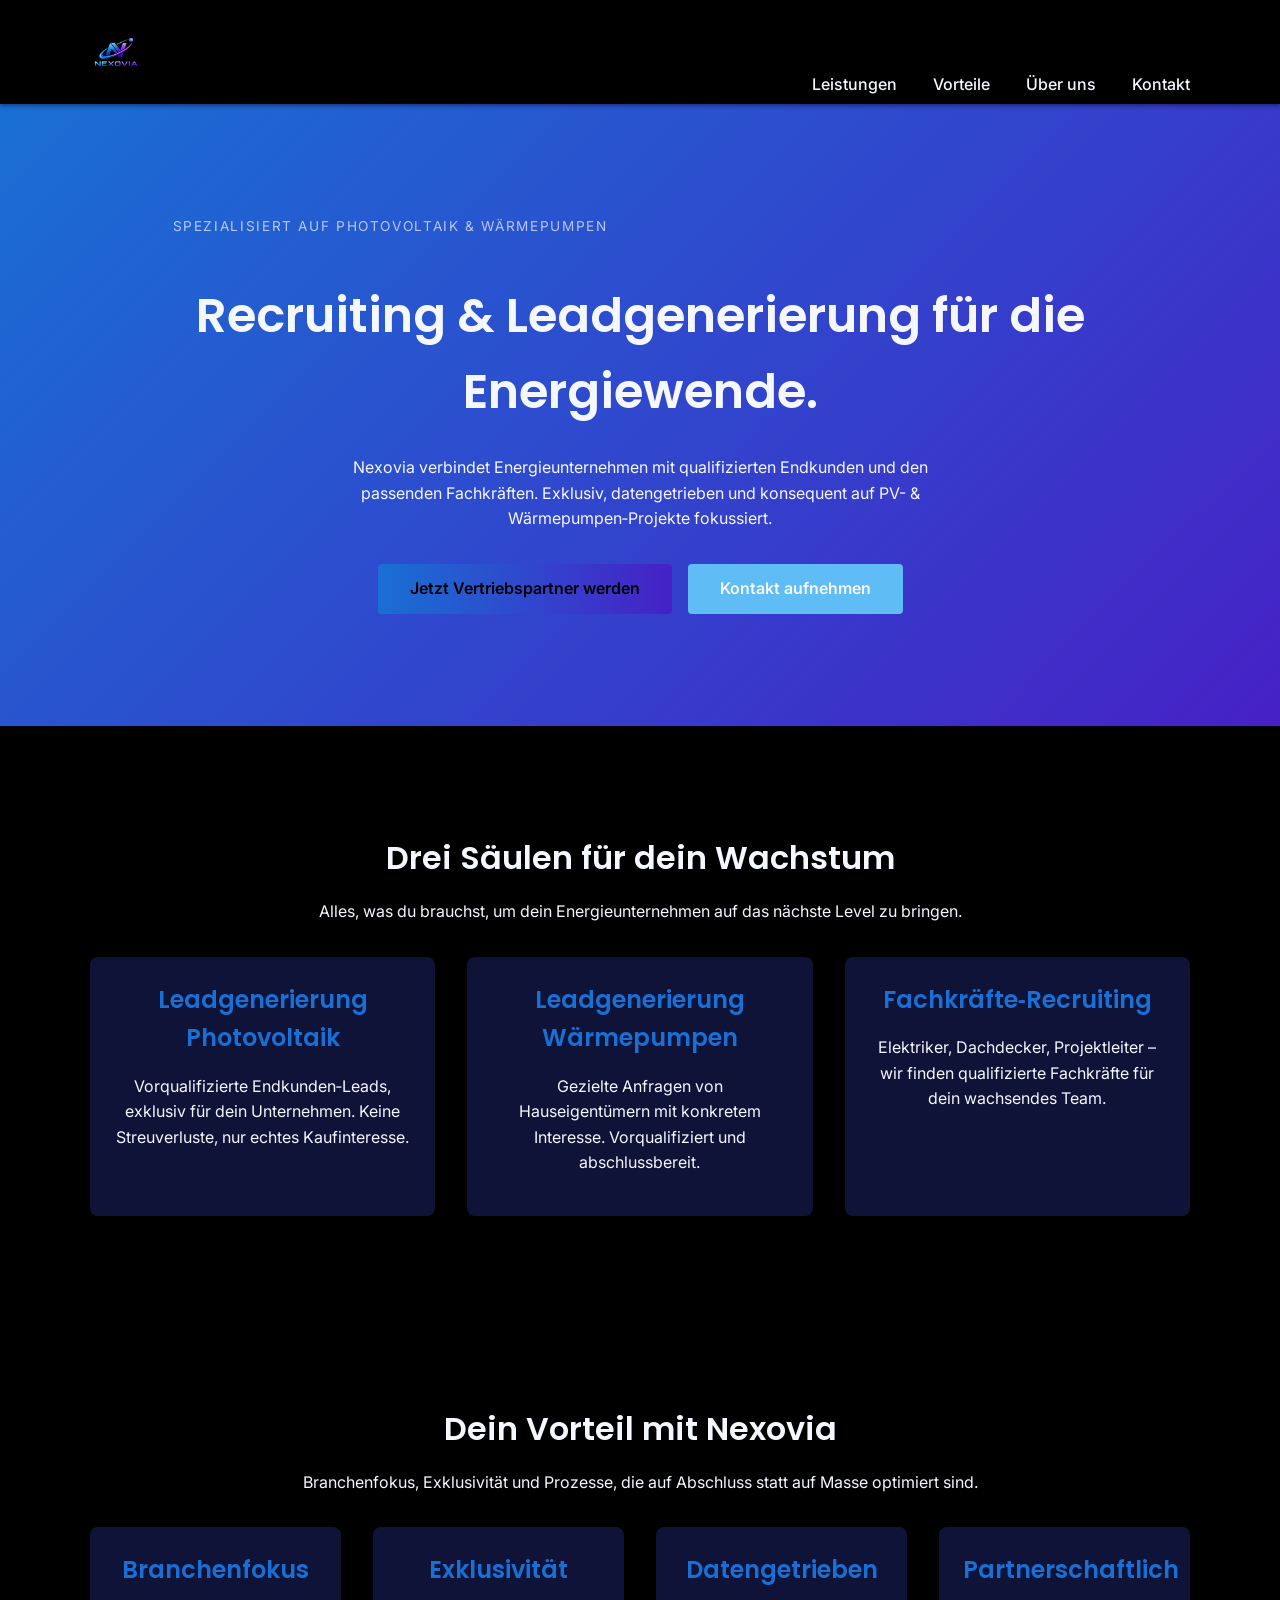
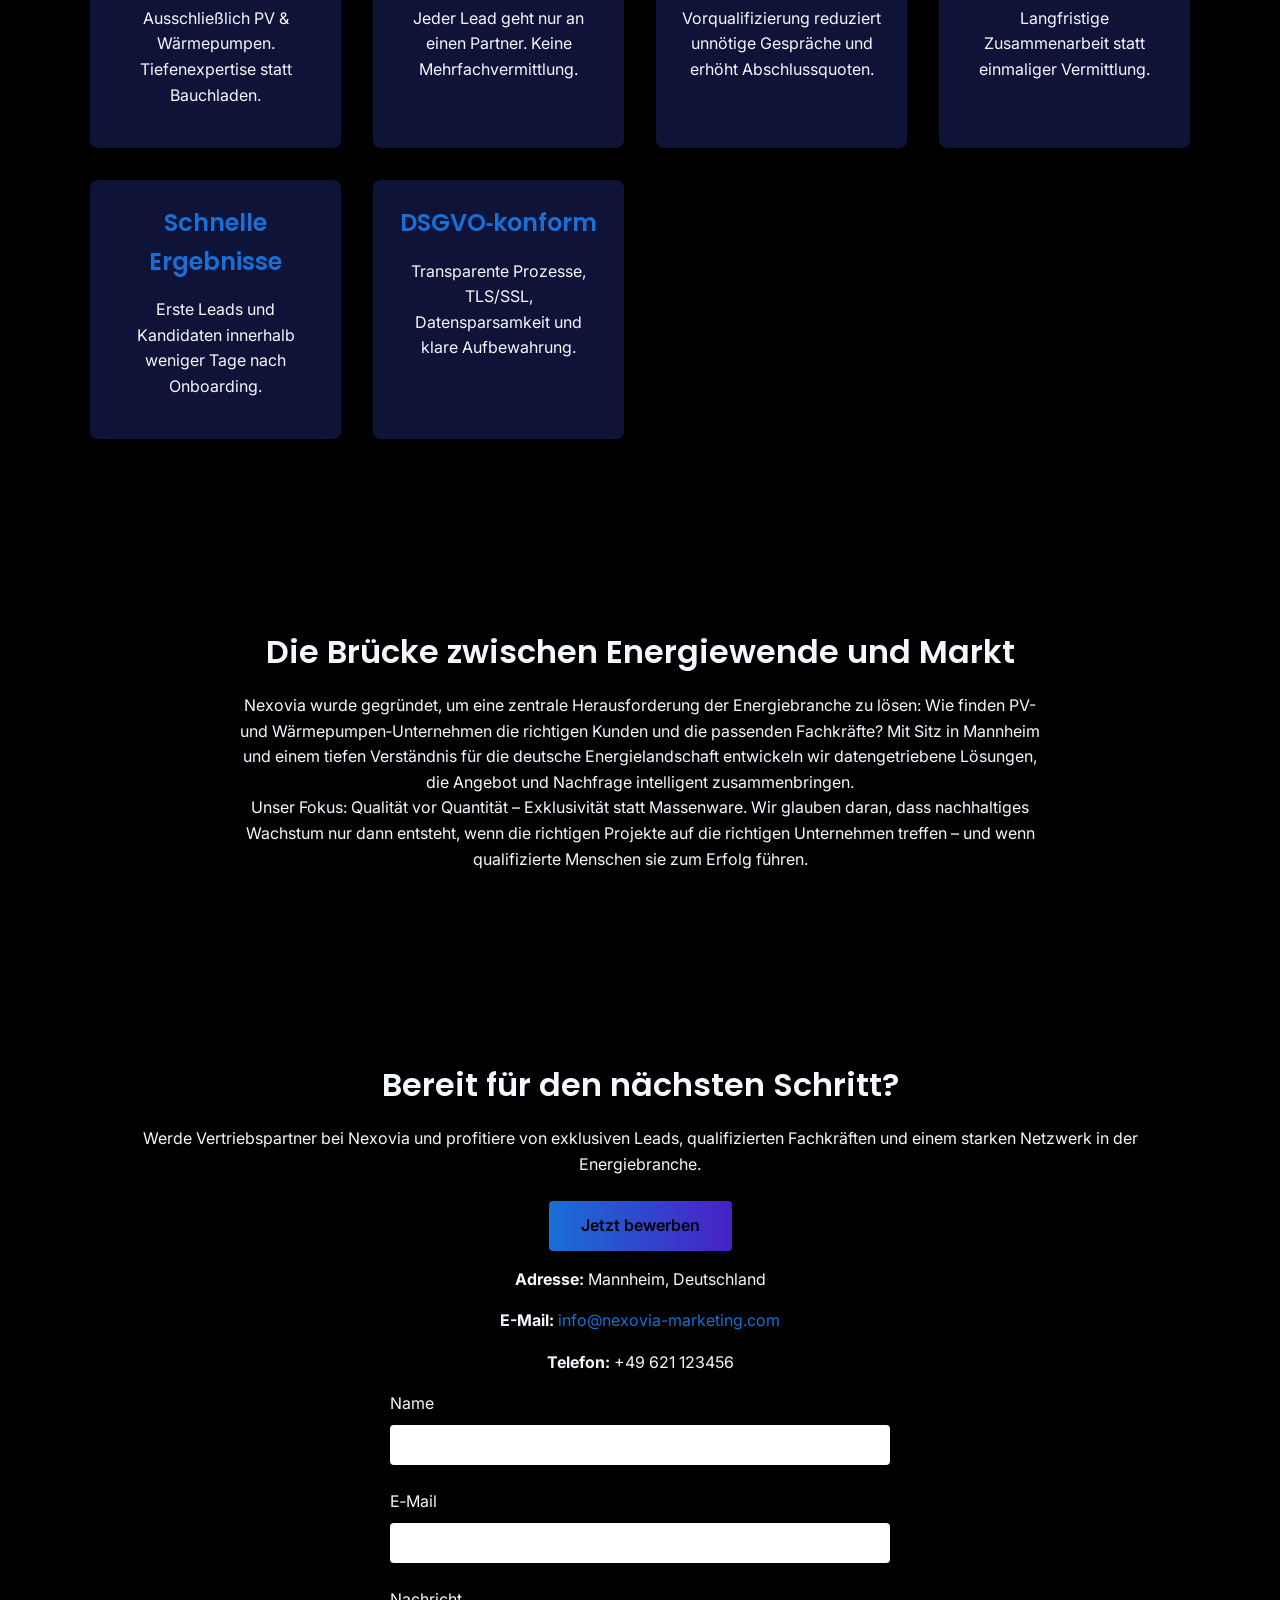
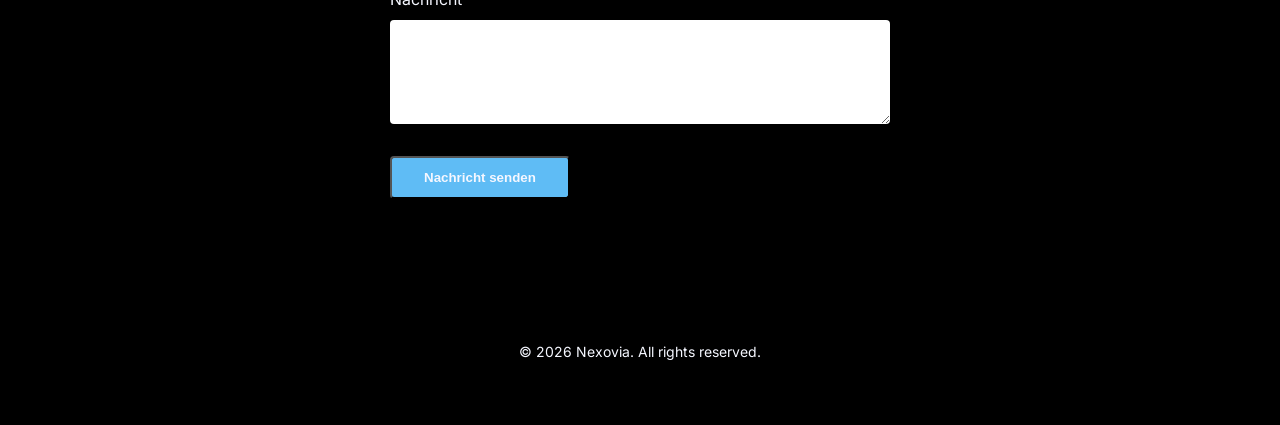
<file: index.html>
<!DOCTYPE html>
<html lang="de">
<head>
  <meta charset="UTF-8">
  <meta name="viewport" content="width=device-width, initial-scale=1.0">
  <title>Nexovia – Recruiting & Leadgenerierung für PV & Wärmepumpen</title>
  <link rel="stylesheet" href="styles.css">
  <!-- Load Poppins for headings and logo; Inter for body text -->
  <link href="https://fonts.googleapis.com/css2?family=Poppins:wght@400;500;600;700&family=Inter:wght@400;500&display=swap" rel="stylesheet">
</head>
<body>
  <header class="site-header">
    <div class="container">
      <a href="#" class="logo"><img src="nexovia-logo.jpg" alt="Nexovia Logo"></a>
      <nav class="site-nav">
        <a href="#leistungen">Leistungen</a>
        <a href="#vorteile">Vorteile</a>
        <a href="#ueber">Über&nbsp;uns</a>
        <a href="#kontakt">Kontakt</a>
      </nav>
    </div>
  </header>

  <section class="hero">
    <div class="container">
      <p class="eyebrow">Spezialisiert auf Photovoltaik &amp; Wärmepumpen</p>
      <h1>Recruiting &amp; Leadgenerierung für die Energiewende.</h1>
      <p>Nexovia verbindet Energieunternehmen mit qualifizierten Endkunden und den passenden Fachkräften. Exklusiv, datengetrieben und konsequent auf PV- &amp; Wärmepumpen‑Projekte fokussiert.</p>
      <div class="cta-buttons">
        <a href="#kontakt" class="btn btn-primary">Jetzt Vertriebspartner werden</a>
        <a href="#kontakt" class="btn btn-secondary">Kontakt&nbsp;aufnehmen</a>
      </div>
    </div>
  </section>

  <!-- Leistungen / Drei Säulen -->
  <section id="leistungen" class="features">
    <div class="container">
      <h2>Drei Säulen für dein Wachstum</h2>
      <p>Alles, was du brauchst, um dein Energieunternehmen auf das nächste Level zu bringen.</p>
      <div class="feature-grid">
        <!-- Leadgenerierung Photovoltaik -->
        <div class="feature-item">
          <h3>
            <span>Leadgenerierung</span>
            <span>Photovoltaik</span>
          </h3>
          <p>Vorqualifizierte Endkunden‑Leads, exklusiv für dein Unternehmen. Keine Streuverluste, nur echtes Kaufinteresse.</p>
        </div>
        <!-- Leadgenerierung Wärmepumpen -->
        <div class="feature-item">
          <h3>
            <span>Leadgenerierung</span>
            <span>Wärmepumpen</span>
          </h3>
          <p>Gezielte Anfragen von Hauseigentümern mit konkretem Interesse. Vorqualifiziert und abschlussbereit.</p>
        </div>
        <!-- Fachkräfte‑Recruiting -->
        <div class="feature-item">
          <h3>Fachkräfte‑Recruiting</h3>
          <p>Elektriker, Dachdecker, Projektleiter – wir finden qualifizierte Fachkräfte für dein wachsendes Team.</p>
        </div>
      </div>
    </div>
  </section>

  <!-- Vorteile / Warum Nexovia -->
  <section id="vorteile" class="features">
    <div class="container">
      <h2>Dein Vorteil mit Nexovia</h2>
      <p>Branchenfokus, Exklusivität und Prozesse, die auf Abschluss statt auf Masse optimiert sind.</p>
      <div class="feature-grid">
        <div class="feature-item">
          <h3>Branchenfokus</h3>
          <p>Ausschließlich PV &amp; Wärmepumpen. Tiefenexpertise statt Bauchladen.</p>
        </div>
        <div class="feature-item">
          <h3>Exklusivität</h3>
          <p>Jeder Lead geht nur an einen Partner. Keine Mehrfachvermittlung.</p>
        </div>
        <div class="feature-item">
          <h3>Datengetrieben</h3>
          <p>Vorqualifizierung reduziert unnötige Gespräche und erhöht Abschlussquoten.</p>
        </div>
        <div class="feature-item">
          <h3>Partnerschaftlich</h3>
          <p>Langfristige Zusammenarbeit statt einmaliger Vermittlung.</p>
        </div>
        <div class="feature-item">
          <h3>Schnelle Ergebnisse</h3>
          <p>Erste Leads und Kandidaten innerhalb weniger Tage nach Onboarding.</p>
        </div>
        <div class="feature-item">
          <h3>DSGVO‑konform</h3>
          <p>Transparente Prozesse, TLS/SSL, Datensparsamkeit und klare Aufbewahrung.</p>
        </div>
      </div>
    </div>
  </section>

  <section id="ueber" class="about">
    <div class="container">
      <h2>Die Brücke zwischen Energiewende und Markt</h2>
      <p>Nexovia wurde gegründet, um eine zentrale Herausforderung der Energiebranche zu lösen: Wie finden PV- und Wärmepumpen‑Unternehmen die richtigen Kunden und die passenden Fachkräfte? Mit Sitz in Mannheim und einem tiefen Verständnis für die deutsche Energielandschaft entwickeln wir datengetriebene Lösungen, die Angebot und Nachfrage intelligent zusammenbringen.</p>
      <p>Unser Fokus: Qualität vor Quantität – Exklusivität statt Massenware. Wir glauben daran, dass nachhaltiges Wachstum nur dann entsteht, wenn die richtigen Projekte auf die richtigen Unternehmen treffen – und wenn qualifizierte Menschen sie zum Erfolg führen.</p>
    </div>
  </section>

  <section id="kontakt" class="contact">
    <div class="container">
      <h2>Bereit für den nächsten Schritt?</h2>
      <p>Werde Vertriebspartner bei Nexovia und profitiere von exklusiven Leads, qualifizierten Fachkräften und einem starken Netzwerk in der Energiebranche.</p>
      <div class="cta-buttons">
        <a href="#" class="btn btn-primary">Jetzt bewerben</a>
      </div>
      <p><strong>Adresse:</strong> Mannheim, Deutschland</p>
      <p><strong>E-Mail:</strong> <a href="mailto:info@nexovia-marketing.com">info@nexovia-marketing.com</a></p>
      <p><strong>Telefon:</strong> +49&nbsp;621&nbsp;123456</p>
      <form action="#" method="post" class="contact-form">
        <div class="form-group">
          <label for="name">Name</label>
          <input type="text" id="name" name="name" required>
        </div>
        <div class="form-group">
          <label for="email">E‑Mail</label>
          <input type="email" id="email" name="email" required>
        </div>
        <div class="form-group">
          <label for="message">Nachricht</label>
          <textarea id="message" name="message" rows="5"></textarea>
        </div>
        <button type="submit" class="btn btn-secondary">Nachricht senden</button>
      </form>
    </div>
  </section>

  <footer class="site-footer">
    <div class="container">
      <p>&copy; 2026 Nexovia. All rights reserved.</p>
    </div>
  </footer>
</body>
</html>
</file>
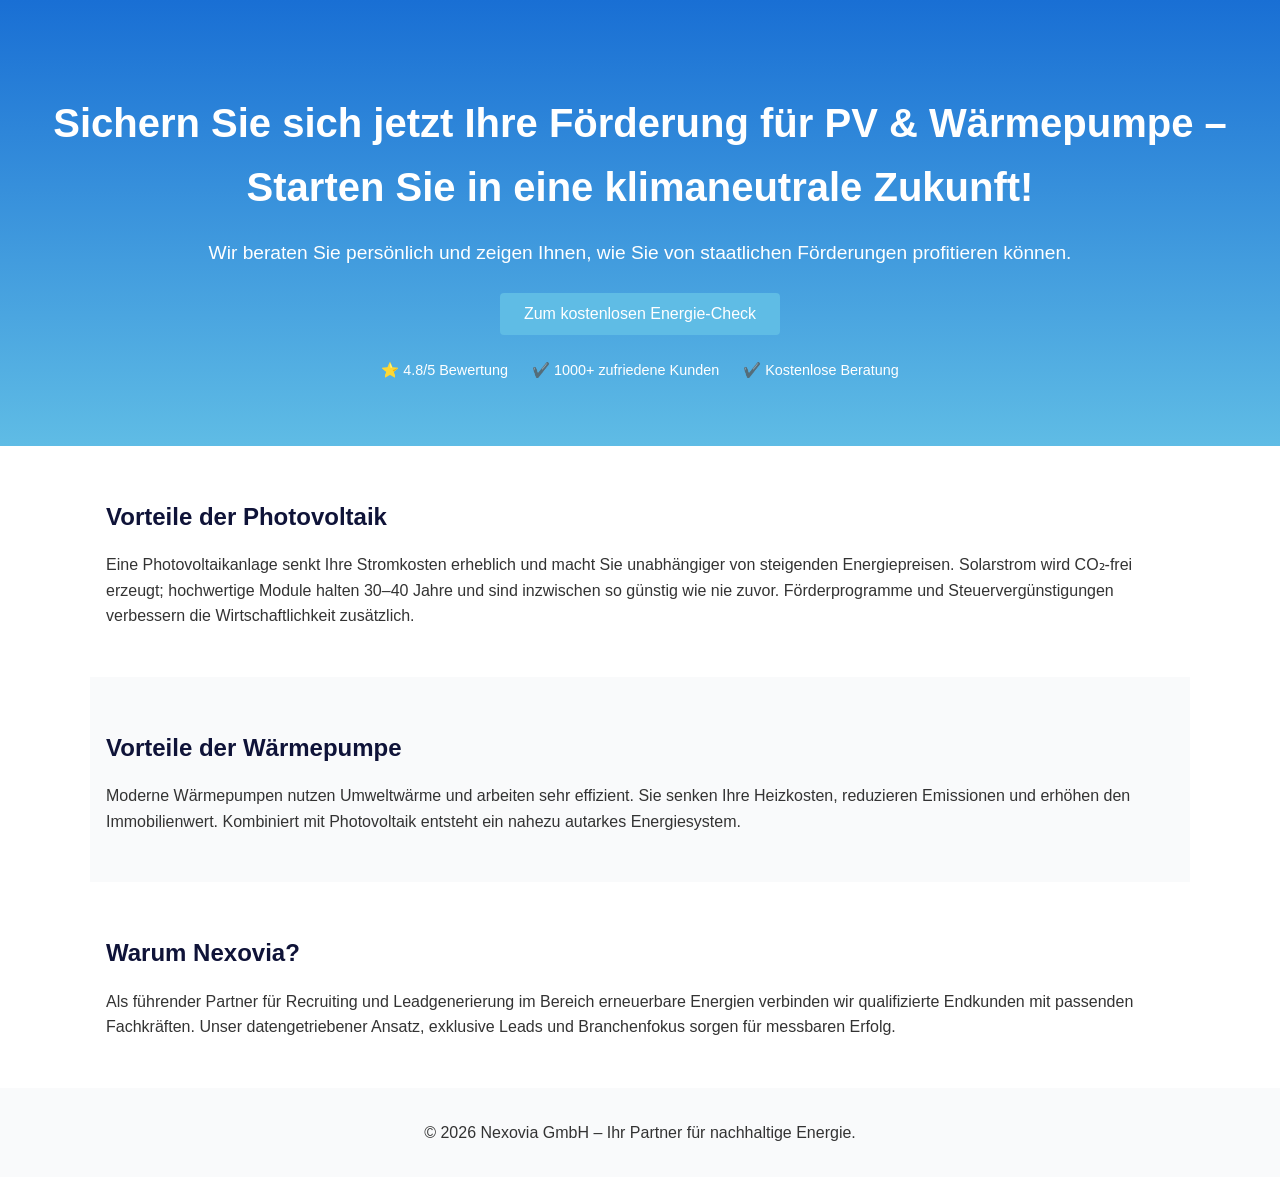
<file: landing_page.html>
<!DOCTYPE html>
<html lang="de">
<head>
  <meta charset="utf-8" />
  <meta name="viewport" content="width=device-width, initial-scale=1" />
  <title>Nexovia – Energiezukunft mit PV und Wärmepumpe</title>
  <!-- Google Analytics (GA4) -->
  <script async src="https://www.googletagmanager.com/gtag/js?id=G-2P76BF4SQW"></script>
  <script>
    window.dataLayer = window.dataLayer || [];
    function gtag(){dataLayer.push(arguments);} 
    gtag('js', new Date());
    gtag('config', 'G-2P76BF4SQW');
  </script>
  <!-- Meta Pixel Code -->
  <script>
    !function(f,b,e,v,n,t,s)
    {if(f.fbq)return;n=f.fbq=function(){n.callMethod?
    n.callMethod.apply(n,arguments):n.queue.push(arguments)};
    if(!f._fbq)f._fbq=n;n.push=n;n.loaded=!0;n.version='2.0';
    n.queue=[];t=b.createElement(e);t.async=!0;
    t.src=v;s=b.getElementsByTagName(e)[0];
    s.parentNode.insertBefore(t,s)}(window, document,'script',
    'https://connect.facebook.net/en_US/fbevents.js');
    fbq('init', '1670691687685255');
    fbq('track', 'PageView');
  </script>
  <noscript><img height="1" width="1" style="display:none"
  src="https://www.facebook.com/tr?id=1670691687685255&ev=PageView&noscript=1"
  /></noscript>
  <!-- End Meta Pixel Code -->
  <!-- reCAPTCHA v2 -->
  <script src="https://www.google.com/recaptcha/api.js" async defer></script>
  <style>
    /* Basisfarben aus den Nexovia Brand Guidelines */
    :root {
      --color-primary: #0f1338; /* dunkelblau für Hintergründe */
      --color-secondary: #196FD4; /* primäres Blau für Highlights */
      --color-accent: #462C16; /* Sekundäres Purpur für Cards */
      --color-cyan: #5FBCE5; /* Accent Cyan für CTA */
      --color-lavender: #AFA7F2; /* Accent Lavendel für subtile Highlights */
      --color-light: #F5F7FF; /* Sehr helles Neutral für Panels */
    }
    * { box-sizing: border-box; }
    body {
      margin: 0;
      font-family: Arial, Helvetica, sans-serif;
      line-height: 1.6;
      color: #333;
      background-color: #fff;
    }
    header {
      padding: 4rem 1rem;
      text-align: center;
      background: linear-gradient(180deg, var(--color-secondary) 0%, var(--color-cyan) 100%);
      color: #fff;
      position: relative;
    }
    header h1 { font-size: 2.5rem; margin-bottom: 1rem; }
    header p { font-size: 1.2rem; margin-bottom: 1.5rem; }
    .btn {
      background-color: var(--color-cyan);
      color: #fff;
      border: none;
      padding: 0.75rem 1.5rem;
      font-size: 1rem;
      border-radius: 4px;
      cursor: pointer;
    }
    .trust-section {
      display: flex;
      justify-content: center;
      gap: 1.5rem;
      margin-top: 1.5rem;
      flex-wrap: wrap;
    }
    .trust-item {
      display: flex;
      align-items: center;
      gap: 0.5rem;
      font-size: 0.9rem;
    }
    .container { max-width: 1100px; margin: 0 auto; padding: 2rem 1rem; }
    section { padding: 2rem 0; }
    h2 { color: var(--color-primary); margin-bottom: 1rem; }
    /* Funnel styles */
    #funnel {
      position: fixed;
      top: 0;
      left: 0;
      width: 100%;
      height: 100%;
      background: rgba(0,0,0,0.6);
      display: none;
      align-items: center;
      justify-content: center;
      z-index: 1000;
    }
    #funnel .panel {
      background: #fff;
      padding: 2rem;
      border-radius: 8px;
      max-width: 500px;
      width: 90%;
      position: relative;
    }
    #funnel .close {
      position: absolute;
      top: 0.5rem;
      right: 0.5rem;
      background: none;
      border: none;
      font-size: 1.2rem;
      cursor: pointer;
    }
    .form-step {
      display: none;
    }
    .form-step.active {
      display: block;
    }
    .progress-indicator {
      margin-bottom: 1rem;
      font-size: 0.9rem;
      color: var(--color-secondary);
    }

    /* Fortschrittsleiste für den Funnel */
    .progress-bar {
      width: 100%;
      background: #eee;
      height: 4px;
      border-radius: 2px;
      margin-bottom: 0.5rem;
    }
    .progress-bar-inner {
      height: 100%;
      background: var(--color-secondary);
      width: 0%;
      border-radius: 2px;
    }
    label { display: block; margin-bottom: 1rem; }
    input, select {
      width: 100%;
      padding: 0.5rem;
      margin-top: 0.3rem;
    }
    .step-buttons {
      display: flex;
      justify-content: space-between;
      margin-top: 1rem;
    }
  </style>
  <script>
    let currentStep = 0;
    function startFunnel() {
      document.getElementById('funnel').style.display = 'flex';
      showStep(0);
    }
    function showStep(i) {
      const steps = document.querySelectorAll('.form-step');
      steps.forEach((step, idx) => {
        step.classList.toggle('active', idx === i);
      });
      currentStep = i;
      // update progress indicator
      document.getElementById('progress').textContent = `Schritt ${i+1} von 4`;

      // Update progress bar width
      const progressBar = document.getElementById('progressBar');
      if (progressBar) {
        const totalSteps = 4;
        progressBar.style.width = ((i + 1) / totalSteps * 100) + '%';
      }
    }
    function nextStep() {
      if (currentStep === 0) {
        updatePropertyFields();
      }
      showStep(currentStep + 1);
    }
    function prevStep() {
      showStep(currentStep - 1);
    }
    function closeFunnel() {
      document.getElementById('funnel').style.display = 'none';
    }
    // Show/hide fields based on solution selection
    function updatePropertyFields() {
      const solution = document.querySelector('input[name="solution"]:checked')?.value;
      const roofField = document.getElementById('roofField');
      const buildingYearField = document.getElementById('buildingYearField');
      const heatingSystemField = document.getElementById('heatingSystemField');
      if (solution === 'pv') {
        roofField.style.display = '';
        buildingYearField.style.display = 'none';
        heatingSystemField.style.display = 'none';
      } else if (solution === 'heatpump') {
        roofField.style.display = 'none';
        buildingYearField.style.display = '';
        heatingSystemField.style.display = '';
      } else {
        roofField.style.display = '';
        buildingYearField.style.display = '';
        heatingSystemField.style.display = '';
      }
    }
    function submitLeadAndClose() {
      // Referenz auf Fehlermeldungs-Element und leeren Inhalt setzen
      const errorEl = document.getElementById('errorMessage');
      if (errorEl) {
        errorEl.textContent = '';
      }
      const lead = {
        solution: document.querySelector('input[name="solution"]:checked')?.value,
        propertyType: document.querySelector('select[name="propertyType"]').value,
        roofArea: document.querySelector('input[name="roofArea"]').value,
        buildingYear: document.querySelector('input[name="buildingYear"]').value,
        heatingSystem: document.querySelector('select[name="heatingSystem"]').value,
        name: document.querySelector('input[name="customerName"]').value,
        email: document.querySelector('input[name="customerEmail"]').value,
        phone: document.querySelector('input[name="customerPhone"]').value
      };
      // reCAPTCHA-Token abrufen
      let recaptchaToken = '';
      if (typeof grecaptcha !== 'undefined') {
        recaptchaToken = grecaptcha.getResponse();
      }
      if (!recaptchaToken) {
        if (errorEl) {
          errorEl.textContent = 'Bitte bestätigen Sie, dass Sie kein Roboter sind.';
        }
        return;
      }
      // Token dem Lead hinzufügen
      lead.recaptchaToken = recaptchaToken;
      // Validierung: Name und E-Mail dürfen nicht leer sein
      if (!lead.name || !lead.email) {
        if (errorEl) {
          errorEl.textContent = 'Bitte geben Sie Ihren Namen und Ihre E-Mail-Adresse an.';
        }
        return;
      }
      // E-Mail-Format prüfen
      const emailPattern = /^[^\s@]+@[^\s@]+\.[^\s@]+$/;
      if (!emailPattern.test(lead.email)) {
        if (errorEl) {
          errorEl.textContent = 'Bitte geben Sie eine gültige E-Mail-Adresse ein.';
        }
        return;
      }
      // Variant information hinzufügen
      lead.variant = typeof variant !== 'undefined' ? variant : 'A';

      // Lead an Backend senden
      fetch('/api/leads', {
        method: 'POST',
        headers: { 'Content-Type': 'application/json' },
        body: JSON.stringify(lead)
      }).catch(err => console.error(err));
      // Tracking-Events auslösen
      if (typeof gtag !== 'undefined') {
        gtag('event', 'lead_submitted', {
          event_category: 'conversion',
          event_label: 'funnel'
        });
      }
      if (typeof fbq !== 'undefined') {
        fbq('track', 'Lead');
      }
      // Funnel schließen
      closeFunnel();
    }
  </script>
</head>
<body>
  <header>
    <h1>Bis zu 60% Energiekosten sparen – mit Photovoltaik &amp; Wärmepumpe vom Experten</h1>
    <p>Profitieren Sie von exklusiven Leads und datengestützten Prozessen. Unser Rundum‑Service bringt Sie auf Erfolgskurs.</p>
    <button class="btn" onclick="startFunnel()">Jetzt unverbindlich beraten lassen</button>
    <div class="trust-section">
      <div class="trust-item">⭐ 4.8/5 Bewertung</div>
      <div class="trust-item">✔️ 1000+ zufriedene Kunden</div>
      <div class="trust-item">✔️ Kostenlose Beratung</div>
    </div>
  </header>

  <!-- A/B Testing Script -->
  <script>
    // Variant determination using URL parameter, localStorage or random assignment
    let variant = (function() {
      const params = new URLSearchParams(window.location.search);
      let v = params.get('variant');
      const saved = localStorage.getItem('variant');
      if (!v) v = saved || (Math.random() < 0.5 ? 'A' : 'B');
      // Persist variant for subsequent visits
      localStorage.setItem('variant', v);
      return v;
    })();
    // Apply variant-specific content once DOM is ready
    document.addEventListener('DOMContentLoaded', function() {
      const headerEl = document.querySelector('header');
      if (!headerEl) return;
      const titleEl = headerEl.querySelector('h1');
      const descEl = headerEl.querySelector('p');
      const btnEl = headerEl.querySelector('button');
      if (variant === 'B') {
        if (titleEl) titleEl.textContent = 'Sichern Sie sich jetzt Ihre Förderung für PV & Wärmepumpe – Starten Sie in eine klimaneutrale Zukunft!';
        if (descEl) descEl.textContent = 'Wir beraten Sie persönlich und zeigen Ihnen, wie Sie von staatlichen Förderungen profitieren können.';
        if (btnEl) btnEl.textContent = 'Zum kostenlosen Energie‑Check';
      }
    });
  </script>

  <section id="pv-benefits" class="container">
    <h2>Vorteile der Photovoltaik</h2>
    <p>Eine Photovoltaikanlage senkt Ihre Stromkosten erheblich und macht Sie unabhängiger von steigenden Energiepreisen. Solarstrom wird CO₂‑frei erzeugt; hochwertige Module halten 30–40 Jahre und sind inzwischen so günstig wie nie zuvor. Förderprogramme und Steuervergünstigungen verbessern die Wirtschaftlichkeit zusätzlich.</p>
  </section>
  <section id="heatpump-benefits" class="container" style="background:#f9fafb;">
    <h2>Vorteile der Wärmepumpe</h2>
    <p>Moderne Wärmepumpen nutzen Umweltwärme und arbeiten sehr effizient. Sie senken Ihre Heizkosten, reduzieren Emissionen und erhöhen den Immobilienwert. Kombiniert mit Photovoltaik entsteht ein nahezu autarkes Energiesystem.</p>
  </section>
  <section id="why-nexovia" class="container">
    <h2>Warum Nexovia?</h2>
    <p>Als führender Partner für Recruiting und Leadgenerierung im Bereich erneuerbare Energien verbinden wir qualifizierte Endkunden mit passenden Fachkräften. Unser datengetriebener Ansatz, exklusive Leads und Branchenfokus sorgen für messbaren Erfolg.</p>
  </section>
  <!-- Funnel Overlay -->
  <div id="funnel">
    <div class="panel">
      <button class="close" onclick="closeFunnel()" aria-label="Fenster schließen">✖</button>
      <div id="progress" class="progress-indicator"></div>
      <!-- Fortschrittsbalken -->
      <div class="progress-bar"><div id="progressBar" class="progress-bar-inner"></div></div>
      <!-- Fehlerausgabe für Formularvalidierung -->
      <p id="errorMessage" style="color:red; text-align:center; margin-top:0; margin-bottom:10px;"></p>
      <!-- Step 1 -->
      <div class="form-step active">
        <h3>Welche Lösung interessiert Sie?</h3>
        <label><input type="radio" name="solution" value="pv" /> Photovoltaik</label>
        <label><input type="radio" name="solution" value="heatpump" /> Wärmepumpe</label>
        <label><input type="radio" name="solution" value="both" /> Beides</label>
        <div class="step-buttons">
          <span></span>
          <button class="btn" onclick="nextStep()">Weiter</button>
        </div>
      </div>
      <!-- Step 2 -->
      <div class="form-step">
        <h3>Angaben zu Ihrer Immobilie</h3>
        <label>Eigentumsart
          <select name="propertyType">
            <option value="Eigentum">Eigentum</option>
            <option value="Miete">Miete</option>
            <option value="Anderes">Anderes</option>
          </select>
        </label>
        <label id="roofField">Dach- oder Grundstücksfläche (m²)
          <input type="number" name="roofArea" placeholder="z. B. 50" />
        </label>
        <label id="buildingYearField">Baujahr des Gebäudes
          <input type="number" name="buildingYear" placeholder="z. B. 1995" />
        </label>
        <label id="heatingSystemField">Heizsystem
          <select name="heatingSystem">
            <option value="radiators">Radiatoren</option>
            <option value="underfloor">Fußbodenheizung</option>
            <option value="other">Andere</option>
          </select>
        </label>
        <div class="step-buttons">
          <button class="btn" onclick="prevStep()">Zurück</button>
          <button class="btn" onclick="nextStep()">Weiter</button>
        </div>
      </div>
      <!-- Step 3 -->
      <div class="form-step">
        <h3>Ihre Kontaktdaten</h3>
        <label>Name
          <input type="text" name="customerName" placeholder="Ihr Name" />
        </label>
        <label>E‑Mail
          <input type="email" name="customerEmail" placeholder="Ihre E‑Mail-Adresse" />
        </label>
        <label>Telefon (optional)
          <input type="tel" name="customerPhone" placeholder="Ihre Telefonnummer" />
        </label>
      <!-- reCAPTCHA Widget für Spam-Schutz -->
      <div class="g-recaptcha" data-sitekey="YOUR_RECAPTCHA_SITE_KEY"></div>
        <div class="step-buttons">
          <button class="btn" onclick="prevStep()">Zurück</button>
          <button class="btn" onclick="nextStep()">Weiter</button>
        </div>
      </div>
      <!-- Step 4 -->
      <div class="form-step">
        <h3>Vielen Dank!</h3>
        <p>Wir haben Ihre Angaben erhalten und melden uns zeitnah bei Ihnen, um ein individuelles Angebot zu erstellen.</p>
        <button class="btn" onclick="submitLeadAndClose()">Fenster schließen</button>
      </div>
    </div>
  </div>
  <footer style="text-align:center; padding:2rem 0; background:#f9fafb;">
    © 2026 Nexovia GmbH – Ihr Partner für nachhaltige Energie.
  </footer>
</body>
</html>
</file>
<file: styles.css>
/* Base styles */
:root {
  /* Updated Nexovia palette for the marketing site (dark, tech‑affin) */
  --color-primary: #0F1338;     /* Surface dark navy for panels/cards */
  --color-secondary: #196FD4;   /* Primary blue for highlights and gradients */
  --color-accent: #4621C6;      /* Secondary purple for gradients and emphasis */
  --color-magenta: #5FBCF5;     /* Accent cyan for calls to action */
  --color-light: #F5F7FF;       /* Very light neutral for text and panels */
  --color-dark: #000000;        /* True black for backgrounds */
}

* {
  box-sizing: border-box;
}

body {
  margin: 0;
  font-family: 'Inter', sans-serif;
  background-color: var(--color-dark);
  color: var(--color-light);
  line-height: 1.6;
}

a {
  color: var(--color-secondary);
  text-decoration: none;
}

h1, h2, h3 {
  font-family: 'Poppins', sans-serif;
  font-weight: 600;
  margin-bottom: .5em;
  color: var(--color-light);
}

h1 { font-size: 3rem; }
h2 { font-size: 2rem; }
h3 { font-size: 1.5rem; }

.container {
  width: 90%;
  max-width: 1100px;
  margin: 0 auto;
  padding: 1rem 0;
}

/* Header */
.site-header {
  background-color: var(--color-dark);
  padding: 1rem 0;
  position: sticky;
  top: 0;
  z-index: 100;
  box-shadow: 0 2px 4px rgba(0, 0, 0, 0.4);
}

.site-header .logo {
  font-family: 'Poppins', sans-serif;
  font-size: 1.8rem;
  font-weight: 700;
  color: var(--color-light);
  display: flex;
  align-items: center;
}

/* Logo image sizing */
.site-header .logo img {
  height: 40px;
  width: auto;
  display: block;
}

.site-nav {
  float: right;
}

.site-nav a {
  margin-left: 2rem;
  font-family: 'Inter', sans-serif;
  font-weight: 500;
  color: var(--color-light);
  transition: color 0.2s ease;
}

.site-nav a:hover {
  color: var(--color-accent);
}

/* Hero section */
.hero {
  /* diagonal gradient reflecting the logo colours */
  background: linear-gradient(135deg, var(--color-secondary) 0%, var(--color-accent) 100%);
  padding: 6rem 0;
  text-align: center;
}

/* Small tagline above the hero heading */
.hero .eyebrow {
  color: var(--color-light);
  opacity: 0.7;
  letter-spacing: 0.12em;
  text-transform: uppercase;
  font-size: 0.85rem;
  margin: 0 0 0.5rem;
}

/* Container for multiple CTA buttons */
.cta-buttons {
  display: flex;
  gap: 1rem;
  justify-content: center;
  flex-wrap: wrap;
  margin-top: 1.5rem;
}

.hero p {
  margin: 1rem auto 2rem;
  max-width: 600px;
  color: var(--color-light);
}

.btn {
  display: inline-block;
  padding: .75rem 2rem;
  border-radius: 4px;
  font-weight: 600;
  transition: background-color 0.2s ease;
}

.btn-primary {
  background-image: linear-gradient(90deg, var(--color-secondary), var(--color-accent));
  color: var(--color-dark);
  border: none;
}

.btn-primary:hover {
  background-image: linear-gradient(90deg, var(--color-accent), var(--color-secondary));
  color: var(--color-light);
}

.btn-secondary {
  background-color: var(--color-magenta);
  color: var(--color-light);
}

.btn-secondary:hover {
  background-color: var(--color-secondary);
  color: var(--color-dark);
}

/* Features */
.features {
  background-color: var(--color-dark);
  padding: 4rem 0;
  text-align: center;
}

.feature-grid {
  display: grid;
  grid-template-columns: repeat(auto-fit, minmax(250px, 1fr));
  gap: 2rem;
  margin-top: 2rem;
}

.feature-item {
  padding: 1.5rem;
  background-color: var(--color-primary);
  border-radius: 8px;
}

.feature-item h3 {
  margin-top: 0;
  margin-bottom: .5rem;
  color: var(--color-secondary);
}

/* Ensure multi-line feature headings stack vertically */
.feature-item h3 span {
  display: block;
}

.feature-item p {
  color: var(--color-light);
}

/* Case studies */
.cases {
  background-color: var(--color-primary);
  padding: 4rem 0;
  text-align: center;
}

.case-grid {
  display: grid;
  grid-template-columns: repeat(auto-fit, minmax(250px, 1fr));
  gap: 2rem;
  margin-top: 2rem;
}

.case-card {
  padding: 1.5rem;
  background-color: var(--color-dark);
  border-radius: 8px;
  text-align: left;
}

.case-card h3 {
  margin-top: 0;
  color: var(--color-secondary);
}

.case-card p {
  color: var(--color-light);
}

.case-card a {
  display: inline-block;
  margin-top: 1rem;
  color: var(--color-accent);
  font-weight: 600;
}

.case-card a:hover {
  text-decoration: underline;
}

/* About */
.about {
  background-color: var(--color-dark);
  padding: 4rem 0;
  text-align: center;
}

.about p {
  max-width: 800px;
  margin: 0 auto;
  color: var(--color-light);
}

/* Contact */
.contact {
  background-color: var(--color-dark);
  padding: 4rem 0;
  text-align: center;
}

.contact-form {
  max-width: 500px;
  margin: 0 auto;
  text-align: left;
}

.form-group {
  margin-bottom: 1.5rem;
}

.form-group label {
  display: block;
  margin-bottom: .5rem;
  color: var(--color-light);
}

.form-group input,
.form-group textarea {
  width: 100%;
  padding: .75rem;
  border: none;
  border-radius: 4px;
  font-family: inherit;
}

.form-group input:focus,
.form-group textarea:focus {
  outline: none;
  box-shadow: 0 0 0 3px var(--color-secondary);
}

/* Footer */
.site-footer {
  background-color: var(--color-dark);
  padding: 2rem 0;
  text-align: center;
  color: var(--color-light);
  font-size: 0.875rem;
}

@media (max-width: 768px) {
  .site-nav {
    float: none;
    margin-top: 1rem;
  }

  .site-nav a {
    margin-left: 1rem;
  }

  h1 { font-size: 2.5rem; }
  h2 { font-size: 1.75rem; }
  h3 { font-size: 1.25rem; }
}
</file>
